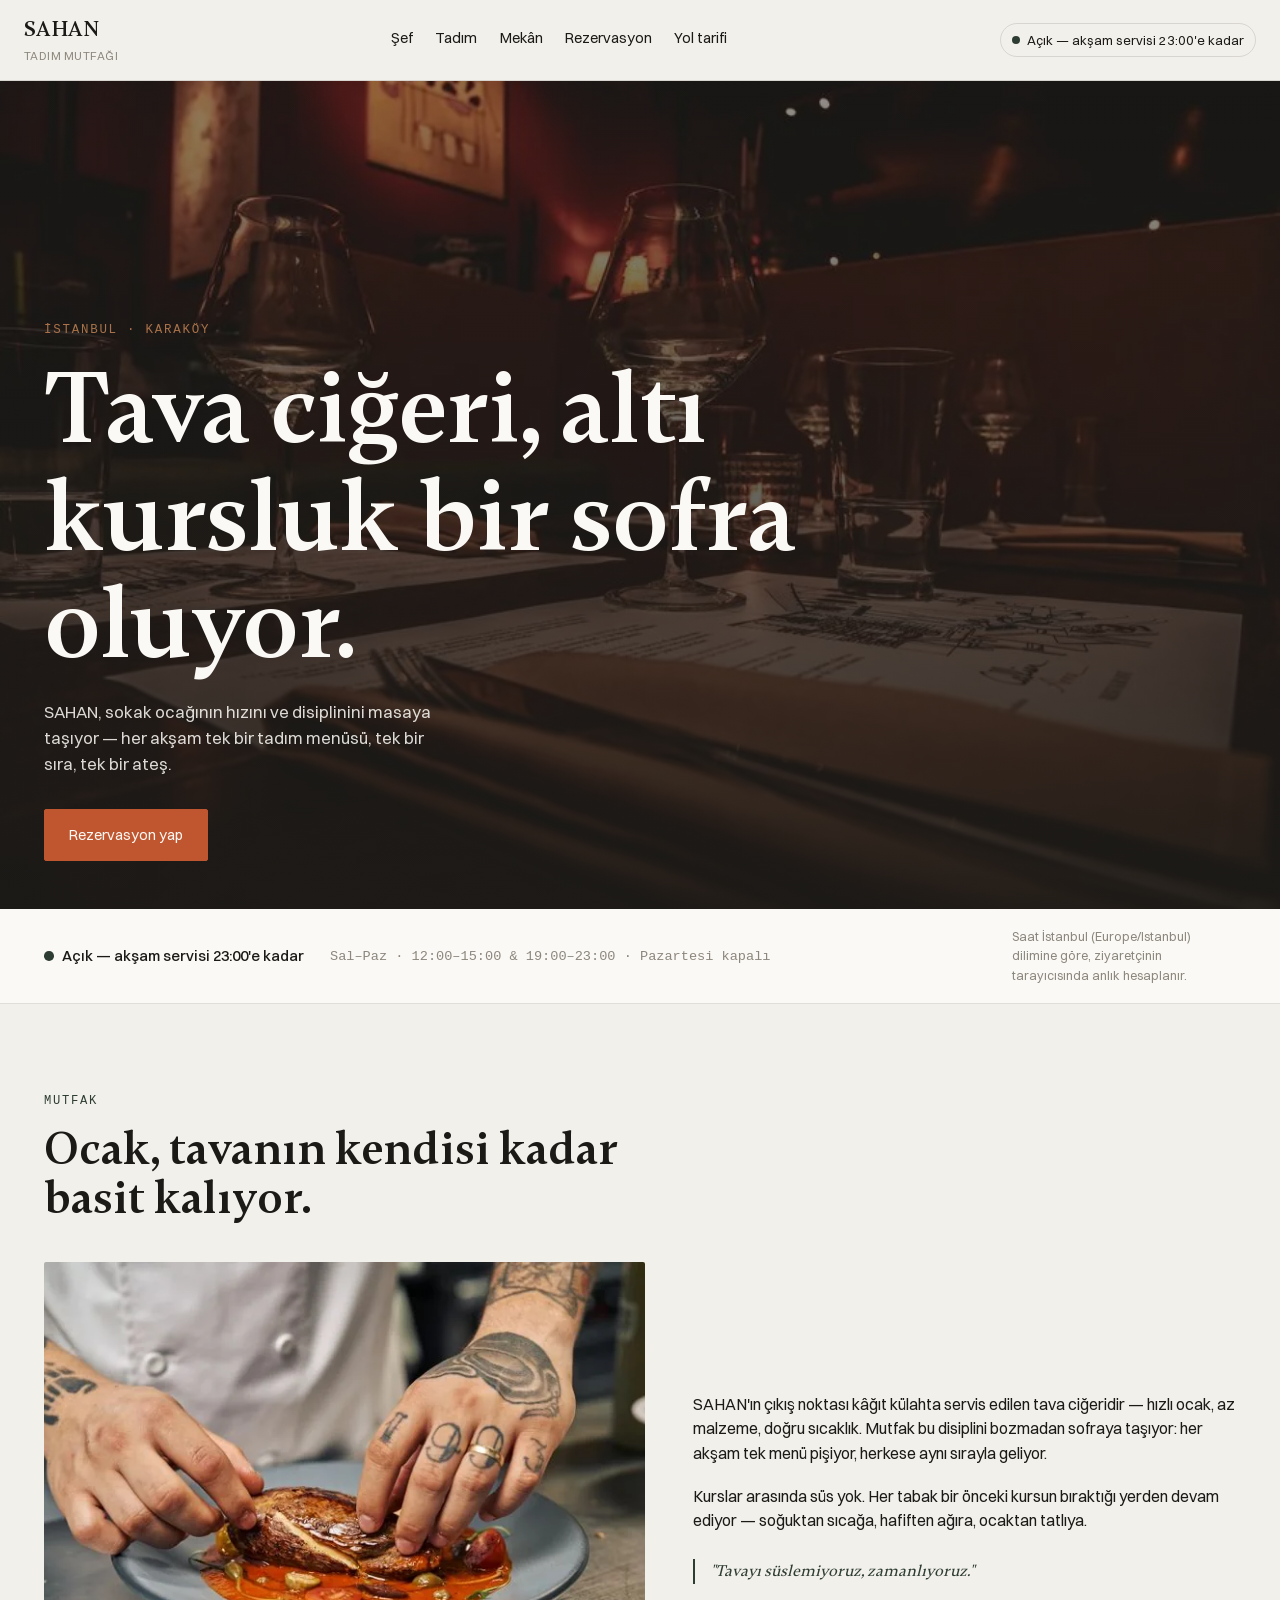
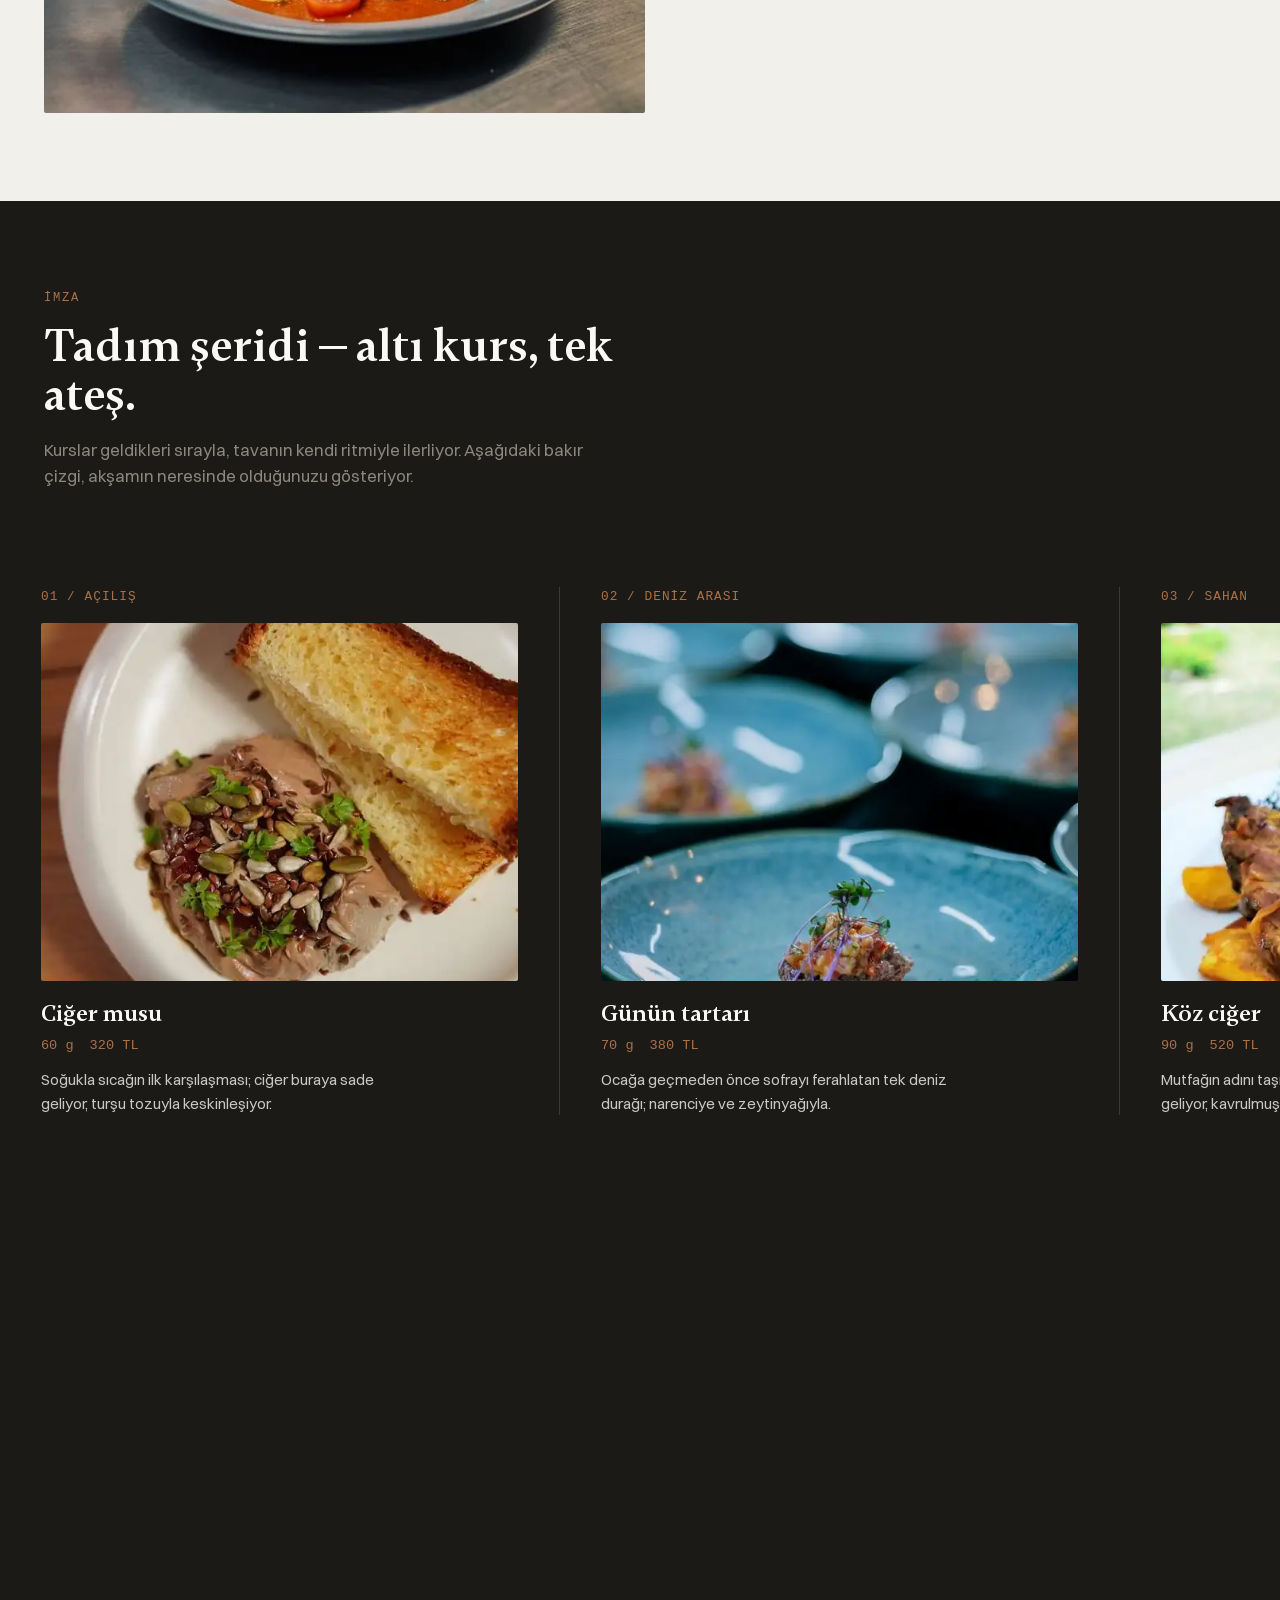
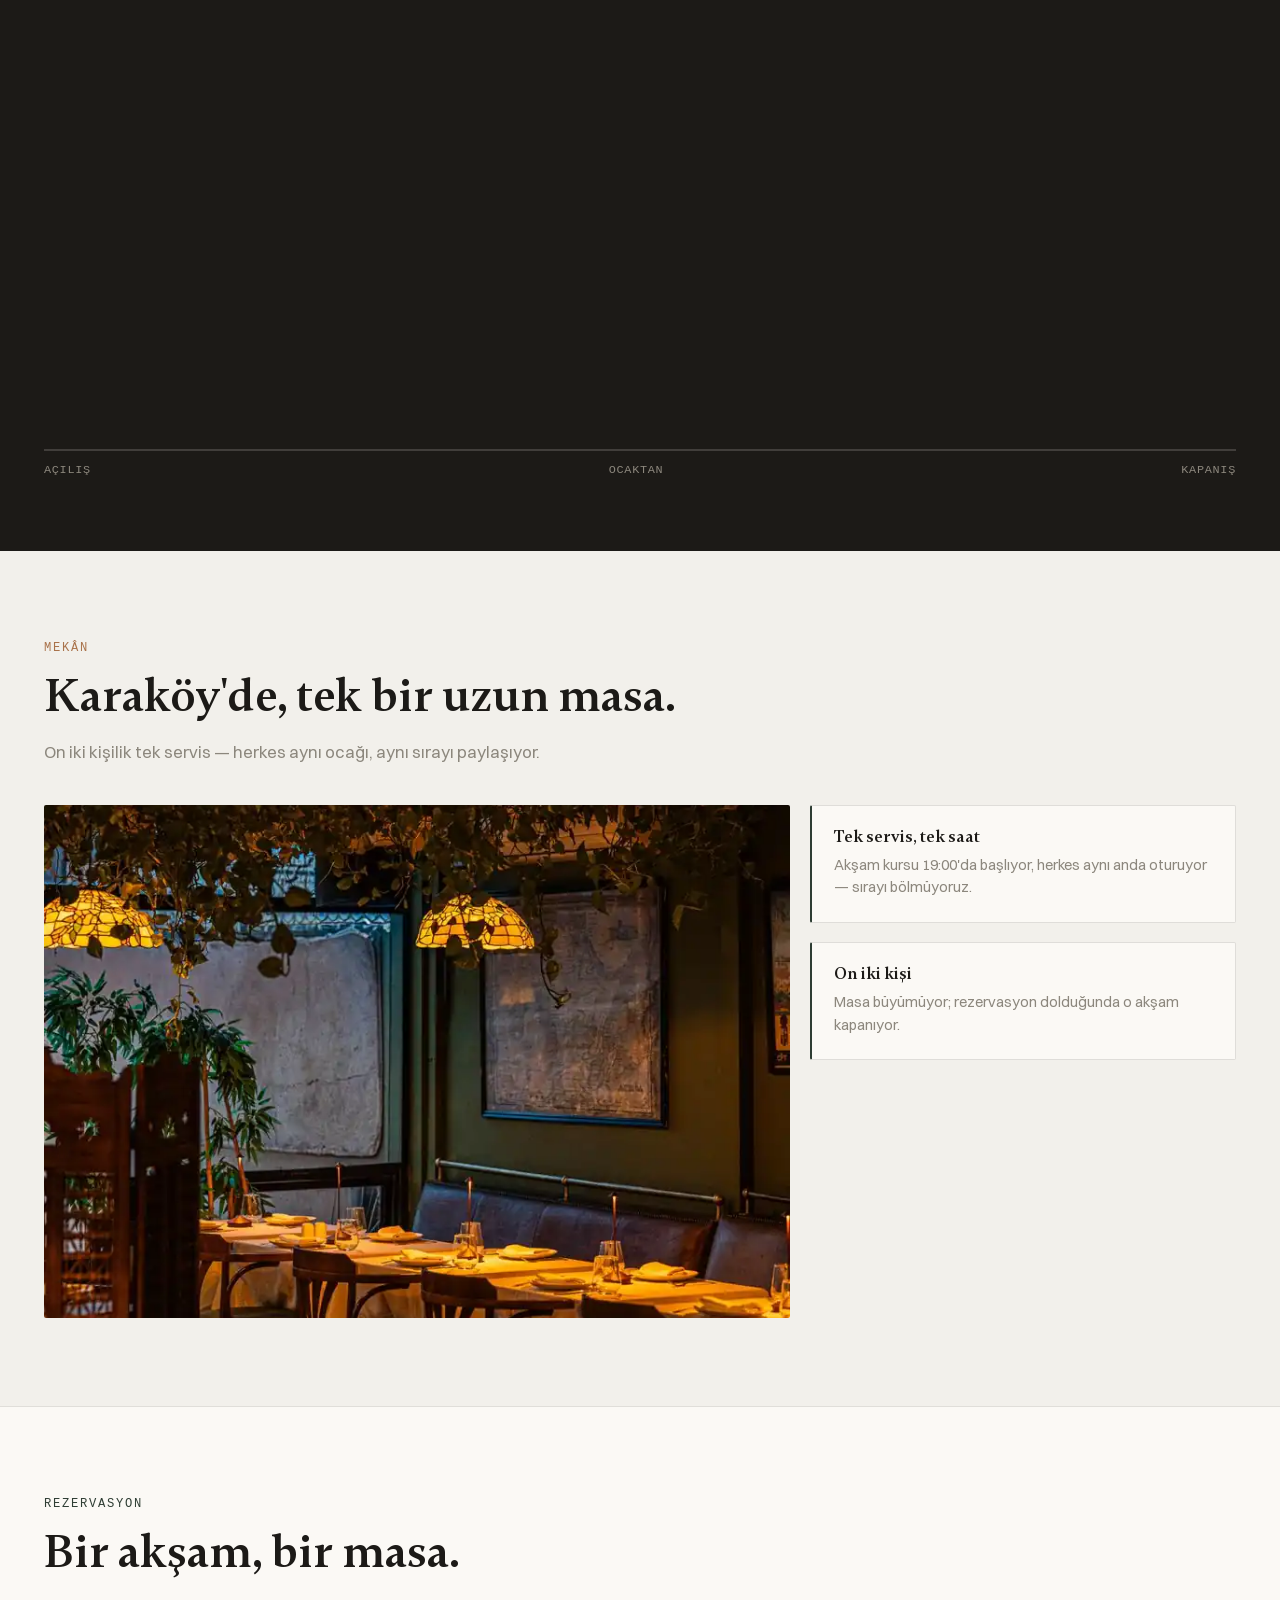
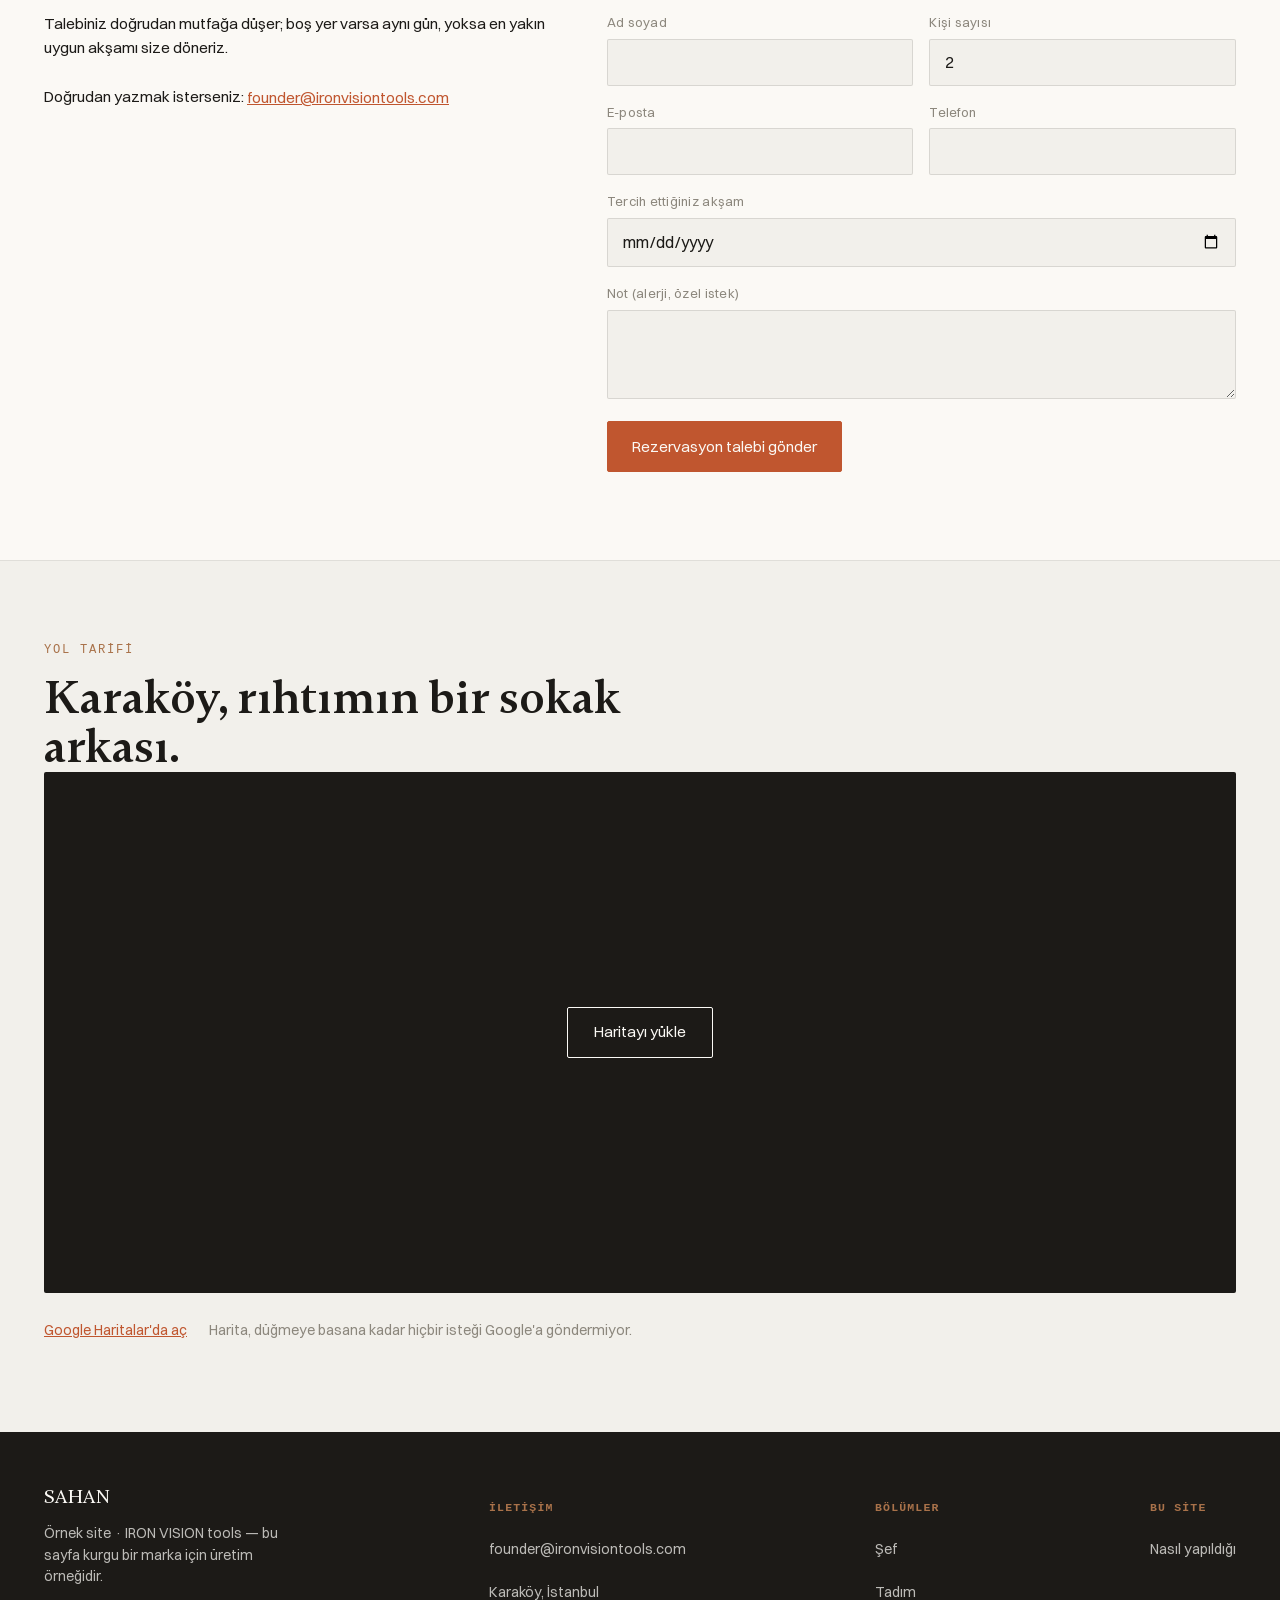
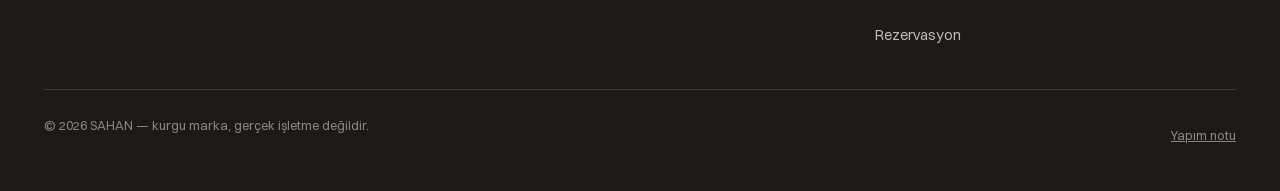
<file: index.html>
<!DOCTYPE html>
<html lang="tr">
<head>
<meta charset="utf-8">
<meta name="viewport" content="width=device-width, initial-scale=1">
<title>SAHAN — tadım mutfağı</title>
<meta name="description" content="Sokak ocağının disipliniyle pişen tava ciğeri, altı kurstan oluşan tadım menüsüyle masaya geliyor. SAHAN — İstanbul, Karaköy.">
<link rel="canonical" href="https://erdemirigiz-dotcom.github.io/sahan-tadim/">
<meta property="og:type" content="website">
<meta property="og:locale" content="tr_TR">
<meta property="og:site_name" content="SAHAN">
<meta property="og:title" content="SAHAN — tadım mutfağı">
<meta property="og:description" content="Sokak ocağının disipliniyle pişen tava ciğeri, altı kurstan oluşan tadım menüsüyle masaya geliyor.">
<meta property="og:url" content="https://erdemirigiz-dotcom.github.io/sahan-tadim/">
<meta property="og:image" content="https://erdemirigiz-dotcom.github.io/sahan-tadim/og-kapak.png">
<meta property="og:image:width" content="1200">
<meta property="og:image:height" content="630">
<meta property="og:image:alt" content="SAHAN — kor ateşinde tava ciğeri tadım menüsü">
<meta name="twitter:card" content="summary_large_image">
<meta name="twitter:title" content="SAHAN — tadım mutfağı">
<meta name="twitter:description" content="Sokak ocağının disipliniyle pişen tava ciğeri, altı kurstan oluşan tadım menüsüyle masaya geliyor.">
<meta name="twitter:image" content="https://erdemirigiz-dotcom.github.io/sahan-tadim/og-kapak.png">
<meta name="theme-color" content="#1C1A17">
<link rel="icon" href="data:image/svg+xml,%3Csvg xmlns='http://www.w3.org/2000/svg' viewBox='0 0 32 32'%3E%3Crect width='32' height='32' fill='%231C1A17'/%3E%3Ccircle cx='16' cy='18' r='9' fill='none' stroke='%23A9724A' stroke-width='2'/%3E%3Cpath d='M8 12 Q16 4 24 12' fill='none' stroke='%23C0562F' stroke-width='2'/%3E%3C/svg%3E">
<link rel="stylesheet" href="css/site.css">
<script>
/* gsap-giris-sablonu deseni: erken, senkron sınıf ekleme — FOUC yok.
   reduced-motion açıksa ya da ?noanim varsa sınıf hiç eklenmez. */
(function(){
  var azHareket = window.matchMedia('(prefers-reduced-motion: reduce)').matches;
  var noanim = /[?&]noanim\b/.test(location.search);
  document.documentElement.classList.add('js-var');
  if (!azHareket && !noanim) document.documentElement.classList.add('gsap-bekliyor');
})();
</script>
<script type="application/ld+json">
{
  "@context": "https://schema.org",
  "@type": "Restaurant",
  "name": "SAHAN",
  "description": "Tava ciğerini altı kurstan oluşan bir tadım menüsüyle sunan mutfak.",
  "url": "https://erdemirigiz-dotcom.github.io/sahan-tadim/",
  "email": "founder@ironvisiontools.com",
  "servesCuisine": ["Turkish", "Anatolian"],
  "priceRange": "260–680 TL",
  "address": {
    "@type": "PostalAddress",
    "addressLocality": "Karaköy",
    "addressRegion": "İstanbul",
    "addressCountry": "TR"
  },
  "openingHoursSpecification": [
    { "@type": "OpeningHoursSpecification", "dayOfWeek": ["Tuesday","Wednesday","Thursday","Friday","Saturday","Sunday"], "opens": "12:00", "closes": "15:00" },
    { "@type": "OpeningHoursSpecification", "dayOfWeek": ["Tuesday","Wednesday","Thursday","Friday","Saturday","Sunday"], "opens": "19:00", "closes": "23:00" }
  ]
}
</script>
</head>
<body>
<a class="atla" href="#tadim">Tadım şeridine atla</a>

<header class="ust">
  <a class="marka" href="#tepe" id="tepe">
    <span class="marka-ad">SAHAN</span>
    <span class="marka-alt">tadım mutfağı</span>
  </a>
  <nav class="ust-gez" aria-label="Bölümler">
    <a href="#sef">Şef</a>
    <a href="#tadim">Tadım</a>
    <a href="#mekan">Mekân</a>
    <a href="#rezervasyon">Rezervasyon</a>
    <a href="#yol-tarifi">Yol tarifi</a>
  </nav>
  <span class="ust-durum" data-durum-etiket data-acik="?">
    <span class="nokta" aria-hidden="true"></span>
    <span data-durum-metin>Saat hesaplanıyor…</span>
  </span>
</header>

<section class="hero">
  <img class="hero-gorsel" src="gorseller/hero-sofra.webp" alt="Muma ışıklı sofra, akşam servisi" width="900" height="601">
  <div class="hero-gradyan" aria-hidden="true"></div>
  <div class="hero-ic">
    <span class="hero-kicker" data-gsap>İstanbul · Karaköy</span>
    <h1 class="hero-baslik" data-gsap>Tava ciğeri, altı kursluk bir sofra oluyor.</h1>
    <p class="hero-alt" data-gsap>SAHAN, sokak ocağının hızını ve disiplinini masaya taşıyor —
      her akşam tek bir tadım menüsü, tek bir sıra, tek bir ateş.</p>
    <a class="hero-cta" href="#rezervasyon" data-gsap>Rezervasyon yap</a>
  </div>
</section>

<section class="bugun">
  <div class="sinir bugun-ic">
    <span class="bugun-durum" data-durum-etiket data-acik="?">
      <span class="nokta" aria-hidden="true"></span>
      <span data-durum-metin>Saat hesaplanıyor…</span>
    </span>
    <span class="bugun-saatler veri">Sal–Paz · 12:00–15:00 &amp; 19:00–23:00 · Pazartesi kapalı</span>
    <span class="bugun-not">Saat İstanbul (Europe/Istanbul) dilimine göre, ziyaretçinin tarayıcısında anlık hesaplanır.</span>
  </div>
</section>

<section class="bolum" id="sef">
  <div class="sinir">
    <span class="bolum-kicker bolum-kicker--defne">Mutfak</span>
    <h2 class="bolum-baslik">Ocak, tavanın kendisi kadar basit kalıyor.</h2>
    <div class="sef">
      <div class="sef-gorsel acil">
        <img src="gorseller/sef-plasaj.webp" alt="Mutfakta bir tabak son kez düzenleniyor" width="700" height="467" loading="lazy">
      </div>
      <div class="sef-metin acil">
        <p>SAHAN'ın çıkış noktası kâğıt külahta servis edilen tava ciğeridir — hızlı ocak,
          az malzeme, doğru sıcaklık. Mutfak bu disiplini bozmadan sofraya taşıyor: her akşam
          tek menü pişiyor, herkese aynı sırayla geliyor.</p>
        <p>Kurslar arasında süs yok. Her tabak bir önceki kursun bıraktığı yerden devam ediyor —
          soğuktan sıcağa, hafiften ağıra, ocaktan tatlıya.</p>
        <p class="sef-imza">"Tavayı süslemiyoruz, zamanlıyoruz."</p>
      </div>
    </div>
  </div>
</section>

<section class="serit-bolum" id="tadim">
  <div class="sinir serit-baslik-alan">
    <span class="bolum-kicker">İmza</span>
    <h2 class="bolum-baslik">Tadım şeridi — altı kurs, tek ateş.</h2>
    <p class="bolum-lider">Kurslar geldikleri sırayla, tavanın kendi ritmiyle ilerliyor.
      Aşağıdaki bakır çizgi, akşamın neresinde olduğunuzu gösteriyor.</p>
  </div>

  <div class="serit-sahne">
    <div class="serit-pin" id="serit-pin">
      <div class="serit-track" id="serit-track" role="list" aria-label="Tadım menüsü kursları">

        <article class="kurs" role="listitem">
          <span class="kurs-no veri">01 / AÇILIŞ</span>
          <div class="kurs-gorsel"><img src="gorseller/kurs-ciger-mus.webp" alt="Tavuk ciğeri musu, kızarmış ekmek" width="600" height="800" loading="lazy"></div>
          <h3 class="kurs-ad">Ciğer musu</h3>
          <div class="kurs-meta veri"><span>60 g</span><span>320 TL</span></div>
          <p class="kurs-not">Soğukla sıcağın ilk karşılaşması; ciğer buraya sade geliyor, turşu tozuyla keskinleşiyor.</p>
        </article>

        <article class="kurs" role="listitem">
          <span class="kurs-no veri">02 / DENİZ ARASI</span>
          <div class="kurs-gorsel"><img src="gorseller/kurs-deniz.webp" alt="Günün balığı tartar, narenciye" width="600" height="899" loading="lazy"></div>
          <h3 class="kurs-ad">Günün tartarı</h3>
          <div class="kurs-meta veri"><span>70 g</span><span>380 TL</span></div>
          <p class="kurs-not">Ocağa geçmeden önce sofrayı ferahlatan tek deniz durağı; narenciye ve zeytinyağıyla.</p>
        </article>

        <article class="kurs" role="listitem">
          <span class="kurs-no veri">03 / SAHAN</span>
          <div class="kurs-gorsel"><img src="gorseller/kurs-ciger-izgara.webp" alt="Köz ateşinde tava ciğeri, kavrulmuş soğan" width="600" height="800" loading="lazy"></div>
          <h3 class="kurs-ad">Köz ciğer</h3>
          <div class="kurs-meta veri"><span>90 g</span><span>520 TL</span></div>
          <p class="kurs-not">Mutfağın adını taşıyan kurs — tavanın kendisi masaya geliyor, kavrulmuş soğan ve taze biberle.</p>
        </article>

        <article class="kurs" role="listitem">
          <span class="kurs-no veri">04 / OCAKTAN</span>
          <div class="kurs-gorsel"><img src="gorseller/kurs-biftek.webp" alt="Odun ateşinde antrikot, karabiber sosu" width="600" height="400" loading="lazy"></div>
          <h3 class="kurs-ad">Odun antrikot</h3>
          <div class="kurs-meta veri"><span>140 g</span><span>680 TL</span></div>
          <p class="kurs-not">Ciğerden sonra ateşin daha uzun süre konuştuğu tek kurs; karabiber sosu yalnızca eşlik ediyor.</p>
        </article>

        <article class="kurs" role="listitem">
          <span class="kurs-no veri">05 / BAHÇE</span>
          <div class="kurs-gorsel"><img src="gorseller/kurs-yesillik.webp" alt="Mevsim yeşillikleri, otlu yoğurt sosu" width="600" height="338" loading="lazy"></div>
          <h3 class="kurs-ad">Mevsim yeşilliği</h3>
          <div class="kurs-meta veri"><span>80 g</span><span>260 TL</span></div>
          <p class="kurs-not">Sofrayı ağırlıktan çıkarıp kapanışa hazırlayan ara nefes; otlu yoğurt sosuyla.</p>
        </article>

        <article class="kurs" role="listitem">
          <span class="kurs-no veri">06 / KAPANIŞ</span>
          <div class="kurs-gorsel"><img src="gorseller/kurs-tatli.webp" alt="Tahin-pekmezli tatlı, kakao toprağı" width="600" height="400" loading="lazy"></div>
          <h3 class="kurs-ad">Tahin-pekmez</h3>
          <div class="kurs-meta veri"><span>90 g</span><span>240 TL</span></div>
          <p class="kurs-not">Sokak lezzetinin tatlı hafızası; kakao toprağıyla tabak kapanıyor.</p>
        </article>

      </div>
    </div>
    <div class="isi-cizgi-alan">
      <div class="isi-cizgi"><div class="isi-cizgi-dolum" id="isi-dolum"></div></div>
      <div class="isi-etiket"><span>Açılış</span><span>Ocaktan</span><span>Kapanış</span></div>
    </div>
  </div>
</section>

<section class="bolum" id="mekan">
  <div class="sinir">
    <span class="bolum-kicker">Mekân</span>
    <h2 class="bolum-baslik">Karaköy'de, tek bir uzun masa.</h2>
    <p class="bolum-lider">On iki kişilik tek servis — herkes aynı ocağı, aynı sırayı paylaşıyor.</p>
    <div class="mekan-izgara">
      <div class="mekan-buyuk acil">
        <img src="gorseller/mekan-salon.webp" alt="Sıcak ışıklı, samimi restoran salonu" width="800" height="1200" loading="lazy">
      </div>
      <div class="mekan-kucuk">
        <div class="kart acil">
          <h3>Tek servis, tek saat</h3>
          <p>Akşam kursu 19:00'da başlıyor, herkes aynı anda oturuyor — sırayı bölmüyoruz.</p>
        </div>
        <div class="kart acil">
          <h3>On iki kişi</h3>
          <p>Masa büyümüyor; rezervasyon dolduğunda o akşam kapanıyor.</p>
        </div>
      </div>
    </div>
  </div>
</section>

<section class="bolum rezervasyon-alan" id="rezervasyon">
  <div class="sinir">
    <span class="bolum-kicker bolum-kicker--defne">Rezervasyon</span>
    <h2 class="bolum-baslik">Bir akşam, bir masa.</h2>
    <div class="rez-izgara">
      <div class="rez-bilgi">
        <p>Talebiniz doğrudan mutfağa düşer; boş yer varsa aynı gün, yoksa en yakın uygun akşamı
          size döneriz.</p>
        <p>Doğrudan yazmak isterseniz: <a href="mailto:founder@ironvisiontools.com">founder@ironvisiontools.com</a></p>
      </div>
      <form class="rez-form" action="#" method="post">
        <div class="alan-cift">
          <div class="alan">
            <label for="ad">Ad soyad</label>
            <input id="ad" name="ad" type="text" autocomplete="name" required>
          </div>
          <div class="alan">
            <label for="kisi">Kişi sayısı</label>
            <input id="kisi" name="kisi-sayisi" type="number" min="1" max="12" value="2" inputmode="numeric">
          </div>
        </div>
        <div class="alan-cift">
          <div class="alan">
            <label for="eposta">E-posta</label>
            <input id="eposta" name="eposta" type="email" autocomplete="email">
          </div>
          <div class="alan">
            <label for="telefon">Telefon</label>
            <input id="telefon" name="telefon" type="tel" autocomplete="tel">
          </div>
        </div>
        <div class="alan">
          <label for="tarih">Tercih ettiğiniz akşam</label>
          <input id="tarih" name="tarih" type="date">
        </div>
        <div class="alan">
          <label for="mesaj">Not (alerji, özel istek)</label>
          <textarea id="mesaj" name="mesaj" rows="3"></textarea>
        </div>
        <button class="gonder-btn" type="submit">Rezervasyon talebi gönder</button>
      </form>
    </div>
  </div>
</section>

<section class="harita-alan" id="yol-tarifi">
  <div class="sinir">
    <span class="bolum-kicker">Yol tarifi</span>
    <h2 class="bolum-baslik">Karaköy, rıhtımın bir sokak arkası.</h2>
    <div class="harita-kutu" id="harita-kutu">
      <button class="harita-yukle-btn" id="harita-yukle-btn" type="button">
        Haritayı yükle
      </button>
    </div>
    <p class="harita-alt">
      <a href="https://www.google.com/maps/search/?api=1&query=Karak%C3%B6y%2C%20%C4%B0stanbul" target="_blank" rel="noopener">Google Haritalar'da aç</a>
      <span>Harita, düğmeye basana kadar hiçbir isteği Google'a göndermiyor.</span>
    </p>
  </div>
</section>

<footer class="altbilgi">
  <div class="sinir">
    <div class="altbilgi-ust">
      <div>
        <div class="altbilgi-marka">SAHAN</div>
        <p style="margin-top:.6rem;max-width:32ch;font-size:.88rem;">Örnek site · IRON VISION tools — bu sayfa kurgu bir marka için üretim örneğidir.</p>
      </div>
      <div class="altbilgi-sutun">
        <h4>İletişim</h4>
        <a href="mailto:founder@ironvisiontools.com">founder@ironvisiontools.com</a>
        <span>Karaköy, İstanbul</span>
      </div>
      <div class="altbilgi-sutun">
        <h4>Bölümler</h4>
        <a href="#sef">Şef</a>
        <a href="#tadim">Tadım</a>
        <a href="#rezervasyon">Rezervasyon</a>
      </div>
      <div class="altbilgi-sutun">
        <h4>Bu site</h4>
        <a href="rehber/">Nasıl yapıldığı</a>
      </div>
    </div>
    <div class="altbilgi-alt">
      <span>© 2026 SAHAN — kurgu marka, gerçek işletme değildir.</span>
      <a href="rehber/">Yapım notu</a>
    </div>
  </div>
</footer>

<script src="js/vendor/gsap.min.js" onerror="document.documentElement.classList.remove('gsap-bekliyor')"></script>
<script src="js/vendor/ScrollTrigger.min.js"></script>
<script src="js/site.js"></script>
<script src="js/tadim-seridi.js"></script>
<script src="js/vitrin-form.js" data-site="SAHAN (sahan-tadim)" defer></script>
</body>
</html>
</file>
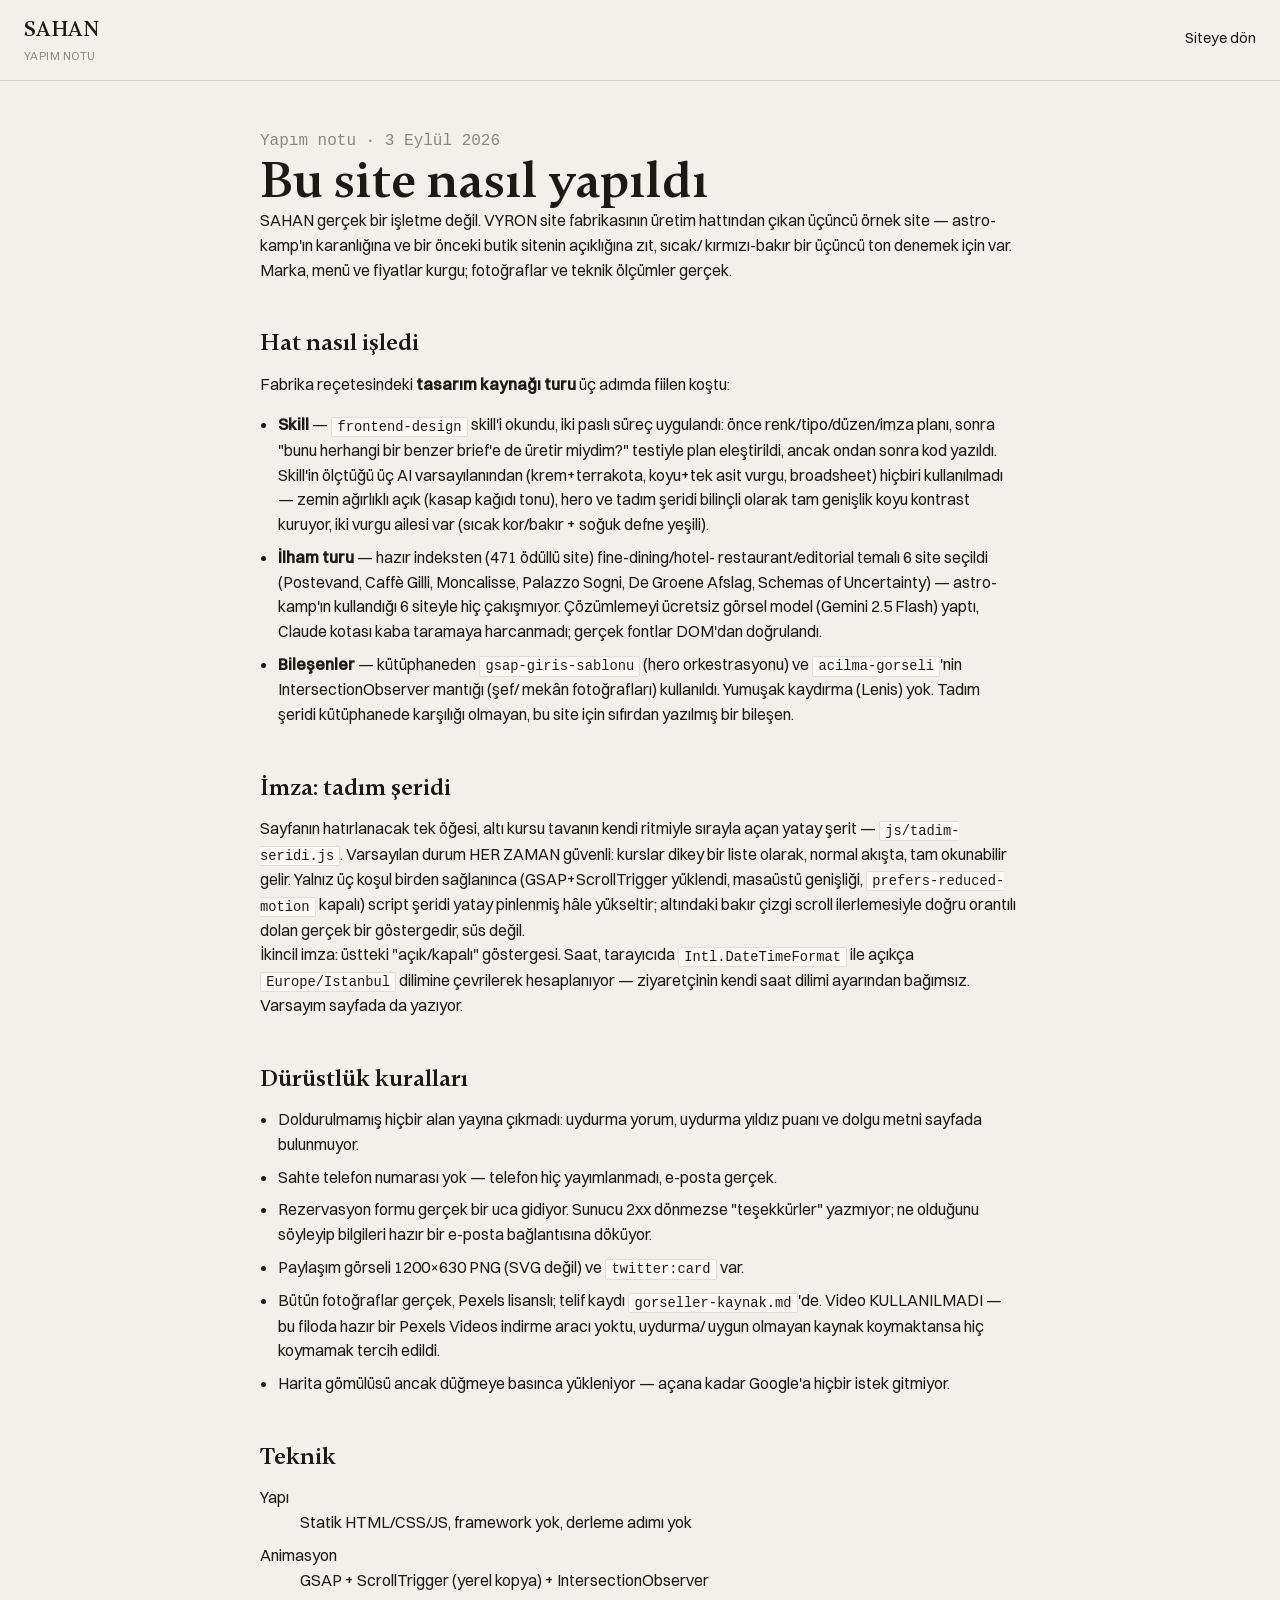
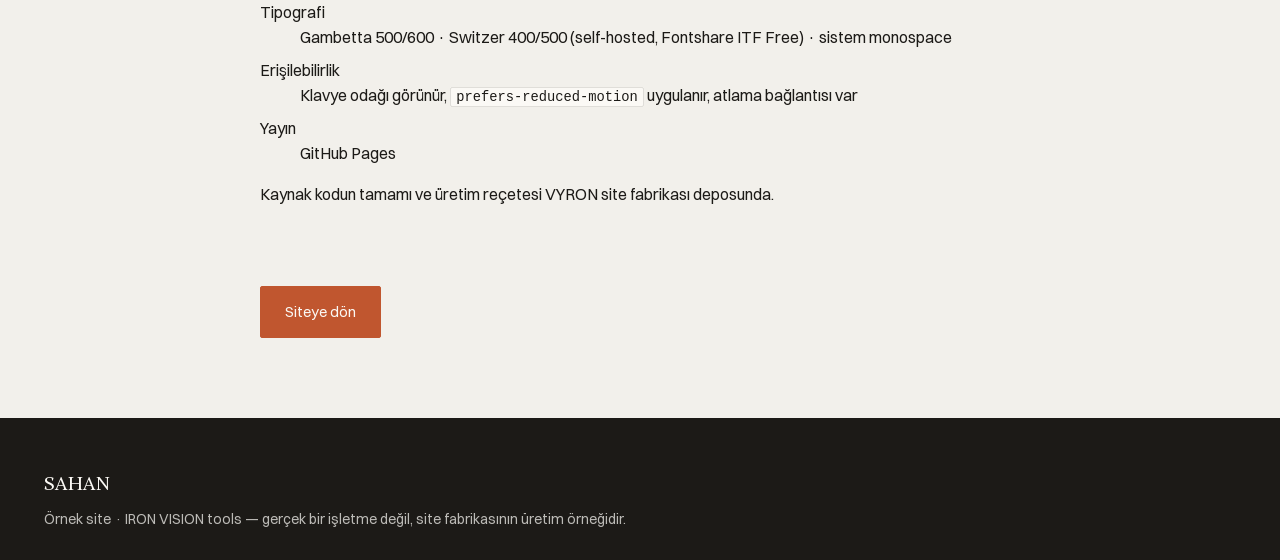
<file: rehber/index.html>
<!DOCTYPE html>
<html lang="tr">
<head>
<meta charset="utf-8">
<meta name="viewport" content="width=device-width, initial-scale=1">
<title>Bu site nasıl yapıldı — SAHAN yapım notu</title>
<meta name="description" content="SAHAN örnek sitesinin yapım notu: tasarım kaynağı turu, tadım şeridi bileşeni, telif ve ölçümler.">
<link rel="canonical" href="https://erdemirigiz-dotcom.github.io/sahan-tadim/rehber/">
<meta name="robots" content="index, follow">
<meta property="og:type" content="article">
<meta property="og:locale" content="tr_TR">
<meta property="og:title" content="Bu site nasıl yapıldı — SAHAN yapım notu">
<meta property="og:description" content="Tasarım kaynağı turu, tadım şeridi bileşeni, telif ve ölçümler.">
<meta property="og:url" content="https://erdemirigiz-dotcom.github.io/sahan-tadim/rehber/">
<meta property="og:image" content="https://erdemirigiz-dotcom.github.io/sahan-tadim/og-kapak.png">
<meta property="og:image:width" content="1200">
<meta property="og:image:height" content="630">
<meta name="twitter:card" content="summary_large_image">
<meta name="twitter:image" content="https://erdemirigiz-dotcom.github.io/sahan-tadim/og-kapak.png">
<meta name="theme-color" content="#1C1A17">
<link rel="icon" href="data:image/svg+xml,%3Csvg xmlns='http://www.w3.org/2000/svg' viewBox='0 0 32 32'%3E%3Crect width='32' height='32' fill='%231C1A17'/%3E%3Ccircle cx='16' cy='18' r='9' fill='none' stroke='%23A9724A' stroke-width='2'/%3E%3Cpath d='M8 12 Q16 4 24 12' fill='none' stroke='%23C0562F' stroke-width='2'/%3E%3C/svg%3E">
<link rel="stylesheet" href="../css/site.css">
<style>
  .rehber { width: min(760px, 92vw); margin-inline: auto; padding: 3rem 0 5rem; }
  .rehber h2 { margin: 3rem 0 1rem; font-family:var(--disp); }
  .rehber h1 { font-family:var(--disp); }
  .rehber ul { padding-left: 1.15rem; }
  .rehber li { margin-bottom: .5rem; }
  .rehber code { font-family: var(--veri); font-size: .86em;
    background: var(--sut); border:var(--kenar); padding: .12em .38em; border-radius: 2px; }
  .rehber .olcum div{ margin-bottom:.5rem; }
  .rehber .etiket{ color:var(--kul); }
</style>
</head>
<body>
<a class="atla" href="#icerik">İçeriğe atla</a>
<header class="ust">
  <a class="marka" href="../"><span class="marka-ad">SAHAN</span><span class="marka-alt">yapım notu</span></a>
  <nav class="ust-gez" aria-label="Bölümler"><a href="../">Siteye dön</a></nav>
</header>

<main class="rehber" id="icerik">
  <p class="veri etiket">Yapım notu · 3 Eylül 2026</p>
  <h1 style="font-size:clamp(2rem,5vw,3.2rem)">Bu site nasıl yapıldı</h1>
  <p>SAHAN gerçek bir işletme değil. VYRON site fabrikasının üretim hattından çıkan üçüncü
    örnek site — astro-kamp'ın karanlığına ve bir önceki butik sitenin açıklığına zıt, sıcak/
    kırmızı-bakır bir üçüncü ton denemek için var. Marka, menü ve fiyatlar kurgu; fotoğraflar
    ve teknik ölçümler gerçek.</p>

  <h2>Hat nasıl işledi</h2>
  <p>Fabrika reçetesindeki <strong>tasarım kaynağı turu</strong> üç adımda fiilen koştu:</p>
  <ul>
    <li><strong>Skill</strong> — <code>frontend-design</code> skill'i okundu, iki paslı süreç
      uygulandı: önce renk/tipo/düzen/imza planı, sonra "bunu herhangi bir benzer brief'e de
      üretir miydim?" testiyle plan eleştirildi, ancak ondan sonra kod yazıldı. Skill'in
      ölçtüğü üç AI varsayılanından (krem+terrakota, koyu+tek asit vurgu, broadsheet) hiçbiri
      kullanılmadı — zemin ağırlıklı açık (kasap kağıdı tonu), hero ve tadım şeridi bilinçli
      olarak tam genişlik koyu kontrast kuruyor, iki vurgu ailesi var (sıcak kor/bakır +
      soğuk defne yeşili).</li>
    <li><strong>İlham turu</strong> — hazır indeksten (471 ödüllü site) fine-dining/hotel-
      restaurant/editorial temalı 6 site seçildi (Postevand, Caffè Gilli, Moncalisse, Palazzo
      Sogni, De Groene Afslag, Schemas of Uncertainty) — astro-kamp'ın kullandığı 6 siteyle
      hiç çakışmıyor. Çözümlemeyi ücretsiz görsel model (Gemini 2.5 Flash) yaptı, Claude
      kotası kaba taramaya harcanmadı; gerçek fontlar DOM'dan doğrulandı.</li>
    <li><strong>Bileşenler</strong> — kütüphaneden <code>gsap-giris-sablonu</code> (hero
      orkestrasyonu) ve <code>acilma-gorseli</code>'nin IntersectionObserver mantığı (şef/
      mekân fotoğrafları) kullanıldı. Yumuşak kaydırma (Lenis) yok. Tadım şeridi kütüphanede
      karşılığı olmayan, bu site için sıfırdan yazılmış bir bileşen.</li>
  </ul>

  <h2>İmza: tadım şeridi</h2>
  <p>Sayfanın hatırlanacak tek öğesi, altı kursu tavanın kendi ritmiyle sırayla açan yatay
    şerit — <code>js/tadim-seridi.js</code>. Varsayılan durum HER ZAMAN güvenli: kurslar dikey
    bir liste olarak, normal akışta, tam okunabilir gelir. Yalnız üç koşul birden sağlanınca
    (GSAP+ScrollTrigger yüklendi, masaüstü genişliği, <code>prefers-reduced-motion</code>
    kapalı) script şeridi yatay pinlenmiş hâle yükseltir; altındaki bakır çizgi scroll
    ilerlemesiyle doğru orantılı dolan gerçek bir göstergedir, süs değil.</p>
  <p>İkincil imza: üstteki "açık/kapalı" göstergesi. Saat, tarayıcıda <code>Intl.DateTimeFormat</code>
    ile açıkça <code>Europe/Istanbul</code> dilimine çevrilerek hesaplanıyor — ziyaretçinin
    kendi saat dilimi ayarından bağımsız. Varsayım sayfada da yazıyor.</p>

  <h2>Dürüstlük kuralları</h2>
  <ul>
    <li>Doldurulmamış hiçbir alan yayına çıkmadı: uydurma yorum, uydurma yıldız puanı ve
      dolgu metni sayfada bulunmuyor.</li>
    <li>Sahte telefon numarası yok — telefon hiç yayımlanmadı, e-posta gerçek.</li>
    <li>Rezervasyon formu gerçek bir uca gidiyor. Sunucu 2xx dönmezse "teşekkürler" yazmıyor;
      ne olduğunu söyleyip bilgileri hazır bir e-posta bağlantısına döküyor.</li>
    <li>Paylaşım görseli 1200×630 PNG (SVG değil) ve <code>twitter:card</code> var.</li>
    <li>Bütün fotoğraflar gerçek, Pexels lisanslı; telif kaydı <code>gorseller-kaynak.md</code>'de.
      Video KULLANILMADI — bu filoda hazır bir Pexels Videos indirme aracı yoktu, uydurma/
      uygun olmayan kaynak koymaktansa hiç koymamak tercih edildi.</li>
    <li>Harita gömülüsü ancak düğmeye basınca yükleniyor — açana kadar Google'a hiçbir istek
      gitmiyor.</li>
  </ul>

  <h2>Teknik</h2>
  <dl class="olcum">
    <div><dt>Yapı</dt><dd>Statik HTML/CSS/JS, framework yok, derleme adımı yok</dd></div>
    <div><dt>Animasyon</dt><dd>GSAP + ScrollTrigger (yerel kopya) + IntersectionObserver</dd></div>
    <div><dt>Tipografi</dt><dd>Gambetta 500/600 · Switzer 400/500 (self-hosted, Fontshare ITF Free) · sistem monospace</dd></div>
    <div><dt>Erişilebilirlik</dt><dd>Klavye odağı görünür, <code>prefers-reduced-motion</code> uygulanır, atlama bağlantısı var</dd></div>
    <div><dt>Yayın</dt><dd>GitHub Pages</dd></div>
  </dl>
  <p>Kaynak kodun tamamı ve üretim reçetesi VYRON site fabrikası deposunda.</p>

  <p style="margin-top:3rem"><a class="hero-cta" style="color:var(--sut)" href="../">Siteye dön</a></p>
</main>

<footer class="altbilgi">
  <div class="sinir">
    <p class="altbilgi-marka">SAHAN</p>
    <p style="margin-top:.6rem;font-size:.88rem;">Örnek site · IRON VISION tools —
      gerçek bir işletme değil, site fabrikasının üretim örneğidir.</p>
  </div>
</footer>
</body>
</html>
</file>
<file: css/site.css>
/* SAHAN — tasarım tokenları
   Renk: --tuz (zemin, açık) / --is (zemin, koyu) / --defne (soğuk vurgu) /
   --bakir (sıcak ikincil) / --kor (sıcak ana vurgu) / --kul (nötr/kenarlık)
   Tipografi: Gambetta (display, self-hosted) + Switzer (gövde, self-hosted) +
   sistem monospace (fiyat/gram/saat, tabular-nums). Inter YOK. */

@font-face {
  font-family: "Gambetta";
  src: url("../fonts/gambetta-500.woff2") format("woff2");
  font-weight: 500; font-style: normal; font-display: swap;
}
@font-face {
  font-family: "Gambetta";
  src: url("../fonts/gambetta-600.woff2") format("woff2");
  font-weight: 600; font-style: normal; font-display: swap;
}
@font-face {
  font-family: "Switzer";
  src: url("../fonts/switzer-400.woff2") format("woff2");
  font-weight: 400; font-style: normal; font-display: swap;
}
@font-face {
  font-family: "Switzer";
  src: url("../fonts/switzer-500.woff2") format("woff2");
  font-weight: 500; font-style: normal; font-display: swap;
}

:root{
  --tuz:#F2F0EB;      /* zemin, açık — kasap kağıdı tonu */
  --is:#1C1A17;        /* zemin, koyu — kavrulmuş kahve-siyah */
  --defne:#2E3D33;     /* soğuk vurgu — maydanoz/defne yeşili */
  --bakir:#A9724A;     /* ikincil sıcak — bakır tava */
  --kor:#C0562F;       /* ana sıcak vurgu — kor kırmızısı */
  --kul:#8C877D;       /* nötr — kül grisi, kenarlık/ikincil metin */
  --sut:#FBF9F5;       /* en açık yüzey / kart zemini */

  --disp: "Gambetta", Georgia, "Times New Roman", serif;
  --govde: "Switzer", -apple-system, "Segoe UI", sans-serif;
  --veri: ui-monospace, "SFMono-Regular", "Menlo", "Consolas", monospace;

  --kenar: 1px solid rgba(28,26,23,.12);
  --radius: 2px;
  --sinir-genislik: 1240px;
}

*, *::before, *::after{ box-sizing:border-box; }
html{ scroll-behavior:auto; }
body{
  margin:0; background:var(--tuz); color:var(--is);
  font-family:var(--govde); font-size:16px; line-height:1.55;
  -webkit-font-smoothing:antialiased;
  overflow-x:hidden;
}
img{ max-width:100%; display:block; }
a{ color:inherit; }
h1,h2,h3{ font-family:var(--disp); font-weight:600; margin:0; line-height:1.05; }
p{ margin:0; }
.veri{ font-family:var(--veri); font-variant-numeric:tabular-nums; }

.sinir{ max-width:var(--sinir-genislik); margin:0 auto; padding:0 1.5rem; }
@media (max-width:640px){ .sinir{ padding:0 1.1rem; } }

.atla{
  position:absolute; left:-999px; top:0; background:var(--is); color:var(--tuz);
  padding:.7rem 1.2rem; z-index:200;
}
.atla:focus{ left:1rem; top:1rem; }

:focus-visible{ outline:2px solid var(--kor); outline-offset:3px; }
button, .btn{ font-family:var(--govde); cursor:pointer; }

/* ─── ÜST MENÜ ──────────────────────────────────────────────────────── */
.ust{
  position:sticky; top:0; z-index:100;
  display:flex; align-items:center; justify-content:space-between;
  gap:1rem; padding:.9rem 1.5rem;
  background:rgba(242,240,235,.92); backdrop-filter:blur(6px);
  border-bottom:var(--kenar);
}
.marka{ text-decoration:none; display:flex; flex-direction:column; gap:.1rem; }
.marka-ad{
  font-family:var(--disp); font-weight:600; font-size:1.3rem; letter-spacing:.02em;
}
.marka-alt{ font-size:.72rem; color:var(--kul); letter-spacing:.04em; text-transform:uppercase; }
.ust-gez{ display:flex; gap:1.4rem; font-size:.92rem; }
.ust-gez a{ text-decoration:none; border-bottom:1px solid transparent; padding-bottom:.15rem; }
.ust-gez a:hover, .ust-gez a:focus-visible{ border-color:var(--kor); }
.ust-durum{
  display:flex; align-items:center; gap:.4rem; font-size:.82rem;
  padding:.35rem .7rem; border:var(--kenar); border-radius:20px;
}
.ust-durum .nokta{ width:.5rem; height:.5rem; border-radius:50%; background:var(--kul); flex:none; }
.ust-durum[data-acik="1"] .nokta{ background:var(--defne); }
.ust-durum[data-acik="0"] .nokta{ background:var(--kor); }
@media (max-width:820px){
  .ust-gez{ display:none; }
}

/* ─── HERO ──────────────────────────────────────────────────────────── */
.hero{
  position:relative; min-height:92vh; display:flex; align-items:flex-end;
  background:var(--is); overflow:hidden;
}
.hero-gorsel{
  position:absolute; inset:0; width:100%; height:100%; object-fit:cover;
  opacity:.62;
}
.hero-gradyan{
  position:absolute; inset:0;
  background:linear-gradient(180deg, rgba(28,26,23,.15) 0%, rgba(28,26,23,.55) 62%, rgba(28,26,23,.92) 100%);
}
.hero-ic{
  position:relative; z-index:1; padding:3.5rem 1.5rem 3rem; width:100%;
  max-width:var(--sinir-genislik); margin:0 auto;
  color:var(--sut);
}
.hero-kicker{
  font-family:var(--veri); font-size:.78rem; letter-spacing:.14em; text-transform:uppercase;
  color:var(--bakir); margin-bottom:1rem; display:block;
}
.hero-baslik{
  font-size:clamp(2.6rem, 8vw, 6.4rem); font-weight:600; letter-spacing:-.01em;
  max-width:16ch;
}
.hero-alt{
  margin-top:1.3rem; max-width:40ch; font-size:1.05rem; color:rgba(251,249,245,.86);
}
.hero-cta{
  margin-top:2rem; display:inline-flex; align-items:center; gap:.6rem;
  background:var(--kor); color:var(--sut); text-decoration:none;
  padding:.85rem 1.5rem; font-size:.92rem; border-radius:var(--radius);
  border:1px solid var(--kor);
}
.hero-cta:hover{ background:transparent; color:var(--sut); }

/* ─── BUGÜN ÇUBUĞU ──────────────────────────────────────────────────── */
.bugun{
  background:var(--sut); border-bottom:var(--kenar);
  padding:1.1rem 0;
}
.bugun-ic{
  display:flex; flex-wrap:wrap; align-items:center; gap:1.6rem;
  font-size:.92rem;
}
.bugun-durum{ display:flex; align-items:center; gap:.55rem; font-weight:500; }
.bugun-durum .nokta{ width:.6rem; height:.6rem; border-radius:50%; background:var(--kul); flex:none; }
.bugun-durum[data-acik="1"] .nokta{ background:var(--defne); }
.bugun-durum[data-acik="0"] .nokta{ background:var(--kor); }
.bugun-saatler{ color:var(--kul); font-family:var(--veri); font-size:.85rem; }
.bugun-not{ font-size:.78rem; color:var(--kul); margin-left:auto; max-width:32ch; }

/* ─── BÖLÜM BAŞLIKLARI (ortak) ──────────────────────────────────────── */
.bolum{ padding:5.5rem 0; }
.bolum-koyu{ background:var(--is); color:var(--sut); }
.bolum-kicker{
  font-family:var(--veri); font-size:.76rem; letter-spacing:.14em; text-transform:uppercase;
  color:var(--bakir); display:block; margin-bottom:.9rem;
}
.bolum-kicker--defne{ color:var(--defne); }
.bolum-baslik{ font-size:clamp(1.9rem, 4vw, 2.9rem); max-width:22ch; }
.bolum-lider{ margin-top:1.1rem; max-width:56ch; font-size:1.05rem; color:var(--kul); }
.bolum-koyu .bolum-lider{ color:rgba(251,249,245,.72); }

/* ─── ŞEF HİKÂYESİ ──────────────────────────────────────────────────── */
.sef{
  display:grid; grid-template-columns:1.05fr .95fr; gap:3rem; align-items:center;
  margin-top:2.5rem;
}
.sef-gorsel{ position:relative; aspect-ratio:4/3; overflow:hidden; border-radius:var(--radius); }
.sef-gorsel img{ width:100%; height:100%; object-fit:cover; }
.sef-metin p{ margin-bottom:1.1rem; font-size:1rem; }
.sef-metin p:last-child{ margin-bottom:0; }
.sef-imza{
  margin-top:1.6rem; font-family:var(--disp); font-style:italic; font-size:1.15rem; color:var(--defne);
  border-left:2px solid var(--defne); padding-left:1rem;
}
@media (max-width:820px){
  .sef{ grid-template-columns:1fr; gap:2rem; }
}

/* ─── TADIM ŞERİDİ (İMZA ÖĞE) ───────────────────────────────────────── */
.serit-bolum{ background:var(--is); color:var(--sut); overflow:hidden; padding:5.5rem 0 4.5rem; }
.serit-baslik-alan{ margin-bottom:2.6rem; }
.serit-sahne{ position:relative; }
.serit-pin{ }

/* Varsayılan (JS'siz / GSAP engellenmişse) HER ZAMAN GÜVENLİ: dikey liste,
   tüm kurslar normal akışta, hiçbir şey gizli/kırpılı değil. JS, masaüstünde
   ve hareket kısıtlı değilse .yatay sınıfını ekleyip yatay pin'e YÜKSELTİR. */
.serit-track{
  display:flex; flex-direction:column; gap:2.2rem; will-change:auto;
}
.kurs{
  flex:none; display:grid; grid-template-columns:1fr; gap:0;
  border-bottom:1px solid rgba(251,249,245,.14);
  padding:0 0 2.2rem;
}
.serit-track.yatay{
  flex-direction:row; gap:0; will-change:transform;
}
.serit-track.yatay .kurs{
  flex:0 0 min(88vw, 560px);
  border-right:1px solid rgba(251,249,245,.14); border-bottom:none;
  padding:0 3.2vw;
}
.serit-pin.yatay-pin{ overflow:hidden; display:flex; align-items:center; min-height:min(78vh,640px); }
.kurs-no{
  font-family:var(--veri); font-size:.8rem; color:var(--bakir); letter-spacing:.08em;
}
.kurs-gorsel{ aspect-ratio:4/3; overflow:hidden; margin:1rem 0 1.3rem; border-radius:var(--radius); }
.kurs-gorsel img{ width:100%; height:100%; object-fit:cover; }
.kurs-ad{ font-family:var(--disp); font-size:1.5rem; font-weight:600; }
.kurs-meta{
  display:flex; gap:1rem; margin-top:.5rem; font-family:var(--veri); font-size:.85rem;
  color:var(--bakir);
}
.kurs-not{ margin-top:.8rem; font-size:.94rem; color:rgba(251,249,245,.78); max-width:42ch; }

.isi-cizgi-alan{
  max-width:var(--sinir-genislik); margin:2.4rem auto 0; padding:0 1.5rem;
  display:none; /* yalnız .yatay-pin ile birlikte JS gösterir */
}
.isi-cizgi-alan.gorunur{ display:block; }
.isi-cizgi{ height:2px; background:rgba(251,249,245,.16); position:relative; }
.isi-cizgi-dolum{
  position:absolute; left:0; top:0; height:100%; width:0%;
  background:linear-gradient(90deg, var(--bakir), var(--kor));
  transform-origin:left; transition:width .05s linear;
}
.isi-etiket{
  display:flex; justify-content:space-between; margin-top:.6rem;
  font-family:var(--veri); font-size:.74rem; color:var(--kul); letter-spacing:.06em; text-transform:uppercase;
}

/* ─── MEKÂN ─────────────────────────────────────────────────────────── */
.mekan-izgara{
  margin-top:2.5rem; display:grid; grid-template-columns:1.4fr .8fr; gap:1.2rem;
}
.mekan-buyuk{ aspect-ratio:16/11; overflow:hidden; border-radius:var(--radius); }
.mekan-kucuk{ display:flex; flex-direction:column; gap:1.2rem; }
.mekan-kucuk .kart{
  border:var(--kenar); border-left:2px solid var(--defne);
  padding:1.4rem; border-radius:var(--radius); background:var(--sut);
}
.mekan-kucuk .kart h3{ font-size:1.05rem; margin-bottom:.5rem; }
.mekan-kucuk .kart p{ font-size:.92rem; color:var(--kul); }
.mekan-izgara img{ width:100%; height:100%; object-fit:cover; }
@media (max-width:820px){
  .mekan-izgara{ grid-template-columns:1fr; }
}

/* ─── REZERVASYON ───────────────────────────────────────────────────── */
.rezervasyon-alan{ background:var(--sut); border-top:var(--kenar); border-bottom:var(--kenar); }
.rez-izgara{ display:grid; grid-template-columns:.9fr 1.1fr; gap:3rem; margin-top:2.2rem; }
.rez-bilgi p{ margin-bottom:1rem; font-size:.96rem; }
.rez-bilgi a{ color:var(--kor); text-decoration:underline; display:inline-block; padding:.65rem 0; }
form.rez-form{ display:grid; gap:1rem; }
.alan{ display:grid; gap:.4rem; }
.alan label{ font-size:.82rem; color:var(--kul); letter-spacing:.02em; }
.alan input, .alan select, .alan textarea{
  font-family:var(--govde); font-size:1rem; padding:.75rem .9rem;
  border:var(--kenar); border-radius:var(--radius); background:var(--tuz); color:var(--is);
}
.alan input:focus-visible, .alan select:focus-visible, .alan textarea:focus-visible{
  outline:2px solid var(--kor); outline-offset:1px;
}
.alan-cift{ display:grid; grid-template-columns:1fr 1fr; gap:1rem; }
.gonder-btn{
  margin-top:.4rem; background:var(--kor); color:var(--sut); border:1px solid var(--kor);
  padding:.9rem 1.5rem; font-size:.95rem; border-radius:var(--radius); width:fit-content;
}
.gonder-btn:hover{ background:var(--is); border-color:var(--is); }
.gonder-btn:disabled{ opacity:.6; cursor:progress; }
@media (max-width:820px){
  .rez-izgara{ grid-template-columns:1fr; gap:2rem; }
  .alan-cift{ grid-template-columns:1fr; }
}

/* ─── HARİTA (tıkla-yükle) ──────────────────────────────────────────── */
.harita-alan{ padding:5rem 0; }
.harita-kutu{
  position:relative; aspect-ratio:16/7; background:var(--is); border-radius:var(--radius);
  overflow:hidden; display:flex; align-items:center; justify-content:center;
  color:var(--sut);
}
.harita-kutu iframe{ position:absolute; inset:0; width:100%; height:100%; border:0; }
.harita-yukle-btn{
  background:transparent; color:var(--sut); border:1px solid var(--sut); padding:.9rem 1.6rem;
  font-size:.95rem; border-radius:var(--radius); display:flex; align-items:center; gap:.6rem;
}
.harita-yukle-btn:hover{ background:var(--sut); color:var(--is); }
.harita-alt{ margin-top:1rem; display:flex; flex-wrap:wrap; align-items:center; gap:1.4rem; font-size:.9rem; color:var(--kul); }
.harita-alt a{ color:var(--kor); text-decoration:underline; display:inline-block; padding:.65rem 0; }
@media (max-width:640px){ .harita-kutu{ aspect-ratio:4/5; } }

/* ─── FOOTER ────────────────────────────────────────────────────────── */
footer.altbilgi{ background:var(--is); color:rgba(251,249,245,.72); padding:3.2rem 0 2.2rem; }
.altbilgi-ust{
  display:flex; flex-wrap:wrap; justify-content:space-between; gap:2rem; padding-bottom:2rem;
  border-bottom:1px solid rgba(251,249,245,.14);
}
.altbilgi-marka{ font-family:var(--disp); color:var(--sut); font-size:1.2rem; }
.altbilgi-sutun h4{
  font-family:var(--veri); font-size:.72rem; letter-spacing:.1em; text-transform:uppercase;
  color:var(--bakir); margin-bottom:.7rem;
}
.altbilgi-sutun a, .altbilgi-sutun span{ display:block; font-size:.9rem; padding:.65rem 0; color:inherit; text-decoration:none; }
.altbilgi-alt{
  margin-top:1.6rem; display:flex; flex-wrap:wrap; justify-content:space-between; gap:.8rem;
  font-size:.8rem; color:var(--kul);
}
.altbilgi-alt a{ color:var(--kul); text-decoration:underline; display:inline-block; padding:.65rem 0; }

/* ─── GSAP GİRİŞ (bilesenler/gsap-giris-sablonu deseni) ────────────────
   [data-gsap] her zaman görünür; yalnız html.gsap-bekliyor içindeyken gizli
   başlar. JS koşmazsa/GSAP engellenirse hiçbir şey gizli KALMAZ. */
[data-gsap]{ opacity:1; transform:none; }
html.gsap-bekliyor .hero-kicker[data-gsap],
html.gsap-bekliyor .hero-baslik[data-gsap],
html.gsap-bekliyor .hero-alt[data-gsap],
html.gsap-bekliyor .hero-cta[data-gsap]{
  opacity:0; transform:translateY(24px);
}
@media (prefers-reduced-motion: reduce){
  html.gsap-bekliyor [data-gsap]{ opacity:1 !important; transform:none !important; }
}

/* Scroll-reveal (bilesenler/acilma-gorseli mantığı, IntersectionObserver ile) */
.acil{ opacity:1; transform:none; transition:opacity .7s ease, transform .7s ease; }
html.js-var .acil{ opacity:0; transform:translateY(22px); }
html.js-var .acil.gorundu{ opacity:1; transform:none; }
@media (prefers-reduced-motion: reduce){
  html.js-var .acil{ opacity:1 !important; transform:none !important; }
}
</file>
